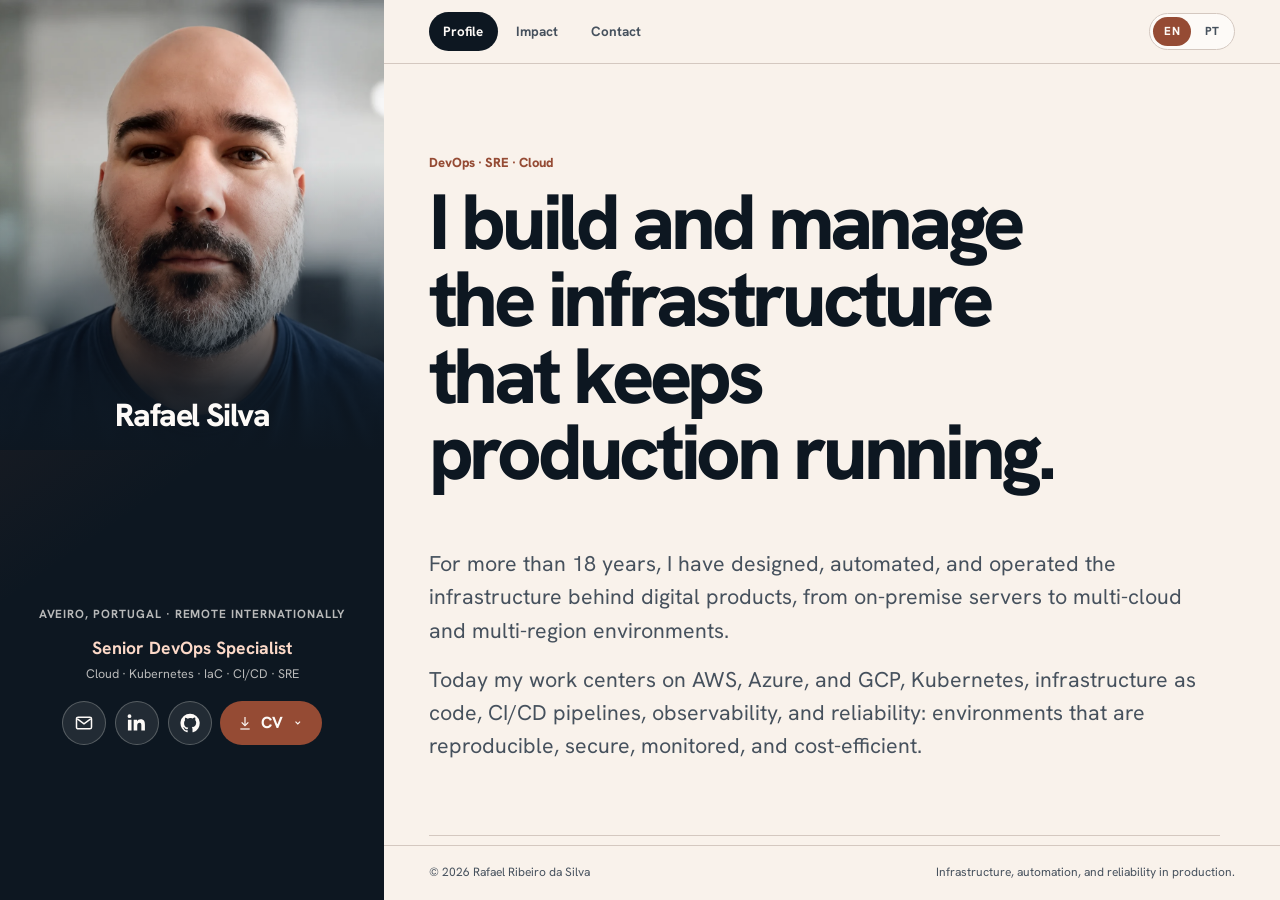
<file: index.html>
<!doctype html>
<html lang="en">
<head>
  <meta charset="utf-8">
  <meta name="viewport" content="width=device-width, initial-scale=1, viewport-fit=cover">
  <title>Rafael Ribeiro da Silva · Senior DevOps Specialist</title>
  <meta name="description" content="Senior DevOps Specialist with 18+ years of experience designing, automating, and operating cloud infrastructure on AWS, Azure, and GCP, Kubernetes platforms, and CI/CD pipelines.">
  <meta name="theme-color" content="#9f4e37">
  <link rel="canonical" href="https://ribadev.github.io/">
  <meta property="og:type" content="website">
  <meta property="og:url" content="https://ribadev.github.io/">
  <meta property="og:site_name" content="Rafael Ribeiro da Silva">
  <meta property="og:locale" content="en_US">
  <meta property="og:title" content="Rafael Ribeiro da Silva · Senior DevOps Specialist">
  <meta property="og:description" content="Cloud infrastructure on AWS, Azure, and GCP, Kubernetes, automation, and reliability for production environments.">
  <meta property="og:image" content="https://ribadev.github.io/assets/rafael-ribeiro-profile-cv.jpg">
  <meta property="og:image:secure_url" content="https://ribadev.github.io/assets/rafael-ribeiro-profile-cv.jpg">
  <meta property="og:image:type" content="image/jpeg">
  <meta property="og:image:width" content="1254">
  <meta property="og:image:height" content="1254">
  <meta property="og:image:alt" content="Portrait of Rafael Ribeiro da Silva">
  <meta name="twitter:card" content="summary_large_image">
  <meta name="twitter:title" content="Rafael Ribeiro da Silva · Senior DevOps Specialist">
  <meta name="twitter:description" content="Cloud infrastructure on AWS, Azure, and GCP, Kubernetes, automation, and reliability for production environments.">
  <meta name="twitter:image" content="https://ribadev.github.io/assets/rafael-ribeiro-profile-cv.jpg">
  <meta name="twitter:image:alt" content="Portrait of Rafael Ribeiro da Silva">
  <link rel="icon" href="assets/favicon.svg" type="image/svg+xml">
  <link rel="preconnect" href="https://fonts.googleapis.com">
  <link rel="preconnect" href="https://fonts.gstatic.com" crossorigin>
  <link href="https://fonts.googleapis.com/css2?family=Hanken+Grotesk:wght@400;500;600;700;800&amp;display=swap" rel="stylesheet">
  <link rel="stylesheet" href="styles.css">
</head>
<body>
  <a class="skip-link" href="#main-content" data-i18n="skip">Skip to content</a>

  <div class="site-shell">
    <header class="portrait" aria-labelledby="profile-name">
      <div class="portrait__photo">
        <img
          class="portrait__image"
          src="assets/rafael-ribeiro-profile.webp"
          alt="Portrait of Rafael Ribeiro da Silva"
          data-i18n-alt="photoAlt"
          width="1254"
          height="1254"
          decoding="async"
          fetchpriority="high"
        >
        <div class="portrait__photo-shade" aria-hidden="true"></div>
        <h1 id="profile-name">Rafael Silva</h1>
      </div>
      <div class="portrait__wash" aria-hidden="true"></div>

      <div class="portrait__top">
        <div class="language-switch language-switch--over-image" role="group" aria-label="Language / Idioma">
          <button type="button" data-lang="en" aria-pressed="true">EN</button>
          <button type="button" data-lang="pt" aria-pressed="false">PT</button>
        </div>
      </div>

      <div class="portrait__content">
        <p class="location" data-i18n="location">Aveiro, Portugal · Remote internationally</p>
        <p class="role" data-i18n="role">Senior DevOps Specialist</p>
        <p class="specialty" data-i18n="specialty">Cloud · Kubernetes · IaC · CI/CD · SRE</p>

        <div class="portrait__actions" aria-label="Professional links">
          <a class="icon-action" href="mailto:rrs.demolay@gmail.com" aria-label="Email Rafael">
            <svg viewBox="0 0 24 24" fill="none" stroke="currentColor" stroke-width="1.8" aria-hidden="true"><rect x="3" y="5" width="18" height="14" rx="2"></rect><path d="m4 7 8 6 8-6"></path></svg>
          </a>
          <a class="icon-action" href="https://www.linkedin.com/in/ribadev" target="_blank" rel="noopener noreferrer" aria-label="LinkedIn">
            <svg viewBox="0 0 24 24" fill="currentColor" aria-hidden="true"><path d="M5.3 3.8A2.3 2.3 0 1 1 .7 3.8a2.3 2.3 0 0 1 4.6 0ZM1.1 8h4.3v13H1.1V8Zm6.9 0h4.1v1.8h.1c.6-1.1 2-2.3 4.1-2.3 4.4 0 5.2 2.9 5.2 6.7V21h-4.3v-6c0-1.4 0-3.3-2-3.3s-2.9 1.6-2.9 3.2V21H8V8Z"></path></svg>
          </a>
          <a class="icon-action" href="https://github.com/RibaDev" target="_blank" rel="noopener noreferrer" aria-label="GitHub">
            <svg viewBox="0 0 24 24" fill="currentColor" aria-hidden="true"><path d="M12 .8a11.5 11.5 0 0 0-3.6 22.4c.6.1.8-.2.8-.5v-2c-3.1.7-3.8-1.3-3.8-1.3-.5-1.3-1.3-1.7-1.3-1.7-1-.7.1-.7.1-.7 1.1.1 1.8 1.2 1.8 1.2 1 1.8 2.7 1.3 3.3 1 .1-.8.4-1.3.7-1.6-2.5-.3-5.1-1.3-5.1-5.7 0-1.3.4-2.3 1.2-3.1-.1-.3-.5-1.5.1-3.1 0 0 1-.3 3.2 1.2A11 11 0 0 1 12 6.1c1 0 2 .1 2.9.4 2.2-1.5 3.2-1.2 3.2-1.2.6 1.6.2 2.8.1 3.1.8.8 1.2 1.8 1.2 3.1 0 4.4-2.7 5.4-5.2 5.7.4.4.8 1.1.8 2.2v3.3c0 .3.2.6.8.5A11.5 11.5 0 0 0 12 .8Z"></path></svg>
          </a>

          <details class="resume-menu">
            <summary class="resume-button">
              <svg viewBox="0 0 24 24" fill="none" stroke="currentColor" stroke-width="1.8" aria-hidden="true"><path d="M12 3v12"></path><path d="m7 11 5 5 5-5"></path><path d="M5 21h14"></path></svg>
              <span data-i18n="resume">CV</span>
              <svg class="chevron" viewBox="0 0 24 24" fill="none" stroke="currentColor" stroke-width="2" aria-hidden="true"><path d="m8 10 4 4 4-4"></path></svg>
            </summary>
            <div class="resume-menu__list">
              <a href="assets/Rafael-Ribeiro-da-Silva-CV-EN.pdf" download="Rafael-Silva-CV-English.pdf" data-resume-download><strong>EN</strong><span>English</span><small>PDF</small></a>
              <a href="assets/Rafael-Ribeiro-da-Silva-CV-PT.pdf" download="Rafael-Silva-CV-Portugues.pdf" data-resume-download><strong>PT</strong><span>Português</span><small>PDF</small></a>
            </div>
          </details>
        </div>

        <a class="discover" href="#profile">
          <span data-i18n="discover">Explore my work</span>
          <svg viewBox="0 0 24 24" fill="none" stroke="currentColor" stroke-width="2" aria-hidden="true"><path d="m6 9 6 6 6-6"></path></svg>
        </a>
      </div>
    </header>

    <main class="content" id="main-content">
      <div class="content__nav">
        <nav class="tabs" aria-label="Profile sections" data-i18n-aria="sectionsLabel">
          <a id="nav-profile" href="#profile" data-section-link="profile" aria-current="page" data-i18n="navProfile">Profile</a>
          <a id="nav-impact" href="#impact" data-section-link="impact" data-i18n="navImpact">Impact</a>
          <a id="nav-contact" href="#contact" data-section-link="contact" data-i18n="navContact">Contact</a>
        </nav>

        <div class="language-switch language-switch--on-paper" role="group" aria-label="Language / Idioma">
          <button type="button" data-lang="en" aria-pressed="true">EN</button>
          <button type="button" data-lang="pt" aria-pressed="false">PT</button>
        </div>
      </div>

      <div class="panels">
        <section class="panel" id="profile" aria-labelledby="nav-profile" data-section="profile">
          <div class="panel-heading">
            <p class="kicker" data-i18n="profileKicker">DevOps · SRE · Cloud</p>
            <h2 data-i18n="profileTitle">I build and manage the infrastructure that keeps production running.</h2>
          </div>

          <div class="intro-copy">
            <p data-i18n="profileIntro1">For more than 18 years, I have designed, automated, and operated the infrastructure behind digital products, from on-premise servers to multi-cloud and multi-region environments.</p>
            <p data-i18n="profileIntro2">Today my work centers on AWS, Azure, and GCP, Kubernetes, infrastructure as code, CI/CD pipelines, observability, and reliability: environments that are reproducible, secure, monitored, and cost-efficient.</p>
          </div>

          <div class="expertise" aria-label="Core expertise and languages" data-i18n-aria="expertiseLabel">
            <div class="expertise__row">
              <span data-i18n="expertiseCloud">Cloud</span>
              <p>AWS · Azure · GCP · Multi-cloud · Multi-region</p>
            </div>
            <div class="expertise__row">
              <span data-i18n="expertiseAutomate">Automate</span>
              <p>Terraform · Ansible</p>
            </div>
            <div class="expertise__row">
              <span data-i18n="expertiseOrchestrate">Orchestrate</span>
              <p>Kubernetes · Helm · Docker · Rancher</p>
            </div>
            <div class="expertise__row">
              <span data-i18n="expertiseDeliver">Deliver</span>
              <p>GitHub Actions · Jenkins · GitLab CI/CD</p>
            </div>
            <div class="expertise__row">
              <span data-i18n="expertiseObserve">Observe</span>
              <p>Prometheus · Grafana · Elastic Stack</p>
            </div>
            <div class="expertise__row">
              <span data-i18n="expertiseOperate">Operate</span>
              <p>SRE · High availability · Disaster recovery · Cost efficiency</p>
            </div>
            <div class="expertise__row">
              <span data-i18n="expertiseData">Data</span>
              <p>PostgreSQL · MySQL · MongoDB · Redis · RabbitMQ · NATS</p>
            </div>
            <div class="expertise__row">
              <span data-i18n="expertiseCode">Code</span>
              <p>Go · Python · Ruby · Node.js</p>
            </div>
            <div class="expertise__row">
              <span data-i18n="expertiseLanguages">Languages</span>
              <p data-i18n="spokenLanguages">Portuguese: Native · English: Advanced</p>
            </div>
          </div>

          <div class="career-heading">
            <h3 data-i18n="careerTitle">Selected trajectory</h3>
            <p data-i18n="careerIntro">Six chapters, from servers and web systems to cloud, SRE, and platform engineering.</p>
          </div>

          <ol class="career-list">
            <li>
              <div class="career-list__time">2023 — 2026</div>
              <div><h4><span>DevOps Specialist</span><em>Millennium bcp</em></h4><p data-i18n="careerMbcBody">Created an internal platform that automatically provisions the cloud infrastructure, environments, and dependencies for every new product.</p></div>
            </li>
            <li>
              <div class="career-list__time">2022 — 2023</div>
              <div><h4><span>System Reliability Engineer</span><em>Algemetric</em></h4><p data-i18n="careerAlgBody">Designed and operated secure multi-cloud infrastructure, with private networking between providers, for encrypted-data workloads.</p></div>
            </li>
            <li>
              <div class="career-list__time">2021 — 2022</div>
              <div><h4><span>SRE Coordinator</span><em>Afterverse</em></h4><p data-i18n="careerAfterBody">Coordinated the SRE team running thousands of game servers across eight countries and four continents, balancing availability, latency, and cost.</p></div>
            </li>
            <li>
              <div class="career-list__time">2019 — 2021</div>
              <div><h4><span>SRE / DevOps</span><em>Stone · Descomplica</em></h4><p data-i18n="careerSreBody">Migrated critical payment infrastructure to a secure multi-region cloud with high availability and disaster recovery, then built the AWS infrastructure, CI/CD, and observability for an online university.</p></div>
            </li>
            <li>
              <div class="career-list__time">2015 — 2019</div>
              <div><h4><span>Tech Leader / DevOps</span><em>Estante Virtual</em></h4><p data-i18n="careerEstanteBody">Led a major platform modernization and put in place automated deployments, integration testing, autoscaling, observability, security, and cloud cost control.</p></div>
            </li>
            <li>
              <div class="career-list__time">2008 — 2015</div>
              <div><h4><span data-i18n="careerEarlyRole">Developer &amp; SysAdmin</span><em data-i18n="careerEarlyCompanies">Eguana · Portal Teleguia · West Internet</em></h4><p data-i18n="careerEarlyBody">Started in PHP development and moved into server administration: AWS architecture, autoscaling, and web runtimes such as Apache, IIS, and nginx.</p></div>
            </li>
          </ol>
        </section>

        <section class="panel" id="impact" aria-labelledby="nav-impact" data-section="impact">
          <div class="panel-heading">
            <p class="kicker" data-i18n="impactKicker">Selected impact</p>
            <h2 data-i18n="impactTitle">Infrastructure that teams can rely on: automated, observable, and secure.</h2>
          </div>

          <article class="case-study case-study--copper">
            <div class="case-study__number">01</div>
            <div class="case-study__content">
              <div class="case-study__meta"><span>Millennium bcp · 2023–2026</span><span>Infrastructure automation · Go · PostgreSQL · Redis</span></div>
              <h3 data-i18n="bootstrapTitle">Complete cloud environments, provisioned automatically.</h3>
              <p data-i18n="bootstrapBody">I designed and built an internal platform that provisions every dependency of a new product and sets up consistent, reproducible Development, QA, Staging, and Production environments.</p>
              <p class="case-study__result" data-i18n="bootstrapResult">The result: new projects started 70% faster and reached publication 85% faster, with fewer setup errors and less rework.</p>
            </div>
          </article>

          <article class="case-study case-study--ink">
            <div class="case-study__number">02</div>
            <div class="case-study__content">
              <div class="case-study__meta"><span>Algemetric · 2022–2023</span><span>Multi-cloud · Private networking · MPC · Security</span></div>
              <h3 data-i18n="algemetricImpactTitle">A secure multi-cloud foundation for encrypted-data processing.</h3>
              <p data-i18n="algemetricImpactBody">I designed the environment from the ground up for multi-party computation workloads, with private routes, isolated resources, and high-performance communication between cloud providers.</p>
              <p class="case-study__result" data-i18n="algemetricImpactResult">The impact: faster and safer communication across clouds, with an infrastructure foundation designed for sensitive data.</p>
            </div>
          </article>

          <article class="case-study case-study--copper">
            <div class="case-study__number">03</div>
            <div class="case-study__content">
              <div class="case-study__meta"><span>Afterverse · 2021–2022</span><span>Terraform · Rancher · Elastic Stack · Prometheus · Grafana</span></div>
              <h3 data-i18n="afterverseImpactTitle">Reliability for thousands of game servers across four continents.</h3>
              <p data-i18n="afterverseImpactBody">As SRE Coordinator, I led a team responsible for availability, performance, latency, observability, and cost efficiency across a distributed operation in eight countries.</p>
              <p class="case-study__result" data-i18n="afterverseImpactResult">The impact: more stable environments, preventive response, and a consistent player experience at global scale.</p>
            </div>
          </article>

          <article class="case-study case-study--ink">
            <div class="case-study__number">04</div>
            <div class="case-study__content">
              <div class="case-study__meta"><span>Estante Virtual · 2015–2019</span><span>CI/CD · Autoscaling · Observability · PostgreSQL</span></div>
              <h3 data-i18n="estanteTitle">A legacy monolith moved to independent, automatically deployed services.</h3>
              <p data-i18n="estanteBody">As Tech Leader / DevOps, I led the migration away from a single Perl and MySQL system and built the pipelines, integration tests, autoscaling, and observability that let each new service be deployed on its own.</p>
              <p class="case-study__result" data-i18n="estanteResult">The result: teams could release services independently and safely, with lower coupling and faster delivery of improvements.</p>
            </div>
          </article>

          <div class="operability-statement">
            <p data-i18n="operabilityLabel">The differentiator</p>
            <h3 data-i18n="operabilityTitle">I manage infrastructure the way good teams manage code.</h3>
            <p data-i18n="operabilityBody">Everything is versioned, reviewed, tested, and reproducible: Terraform and Ansible for infrastructure, Helm for Kubernetes deployments, a pipeline for every change, and monitoring from day one. My development background is a bonus: I write the automation and internal tooling myself, and speak the same language as engineering teams.</p>
          </div>
        </section>

        <section class="panel" id="contact" aria-labelledby="nav-contact" data-section="contact">
          <div class="contact-intro">
            <p class="kicker" data-i18n="contactKicker">Contact</p>
            <h2 data-i18n="contactTitle">A useful conversation can start with one clear message.</h2>
            <p data-i18n="contactBody">For senior DevOps, SRE, or cloud infrastructure roles and contracts, email is the fastest way to reach me.</p>
          </div>

          <a class="email-cta" href="mailto:rrs.demolay@gmail.com">
            <span>rrs.demolay@gmail.com</span>
            <svg viewBox="0 0 24 24" fill="none" stroke="currentColor" stroke-width="1.8" aria-hidden="true"><path d="M5 12h14"></path><path d="m14 6 6 6-6 6"></path></svg>
          </a>

          <div class="contact-ledger">
            <a href="https://www.linkedin.com/in/ribadev" target="_blank" rel="noopener noreferrer"><span>LinkedIn</span><strong>/in/ribadev</strong></a>
            <a href="https://github.com/RibaDev" target="_blank" rel="noopener noreferrer"><span>GitHub</span><strong>@RibaDev</strong></a>
            <div class="contact-ledger__resume"><span data-i18n="downloadResume">Download CV</span><p><a href="assets/Rafael-Ribeiro-da-Silva-CV-EN.pdf" download="Rafael-Silva-CV-English.pdf" data-resume-download>English PDF</a><a href="assets/Rafael-Ribeiro-da-Silva-CV-PT.pdf" download="Rafael-Silva-CV-Portugues.pdf" data-resume-download>Português PDF</a></p></div>
          </div>

          <div class="availability">
            <span data-i18n="availabilityLabel">Based in</span>
            <strong data-i18n="availabilityValue">Aveiro, Portugal · International remote · Hybrid in Portugal</strong>
          </div>
        </section>
      </div>

      <footer class="footer">
        <span>© 2026 Rafael Ribeiro da Silva</span>
        <span data-i18n="footerLine">Infrastructure, automation, and reliability in production.</span>
      </footer>
    </main>
  </div>

  <script src="main.js" defer></script>
</body>
</html>
</file>
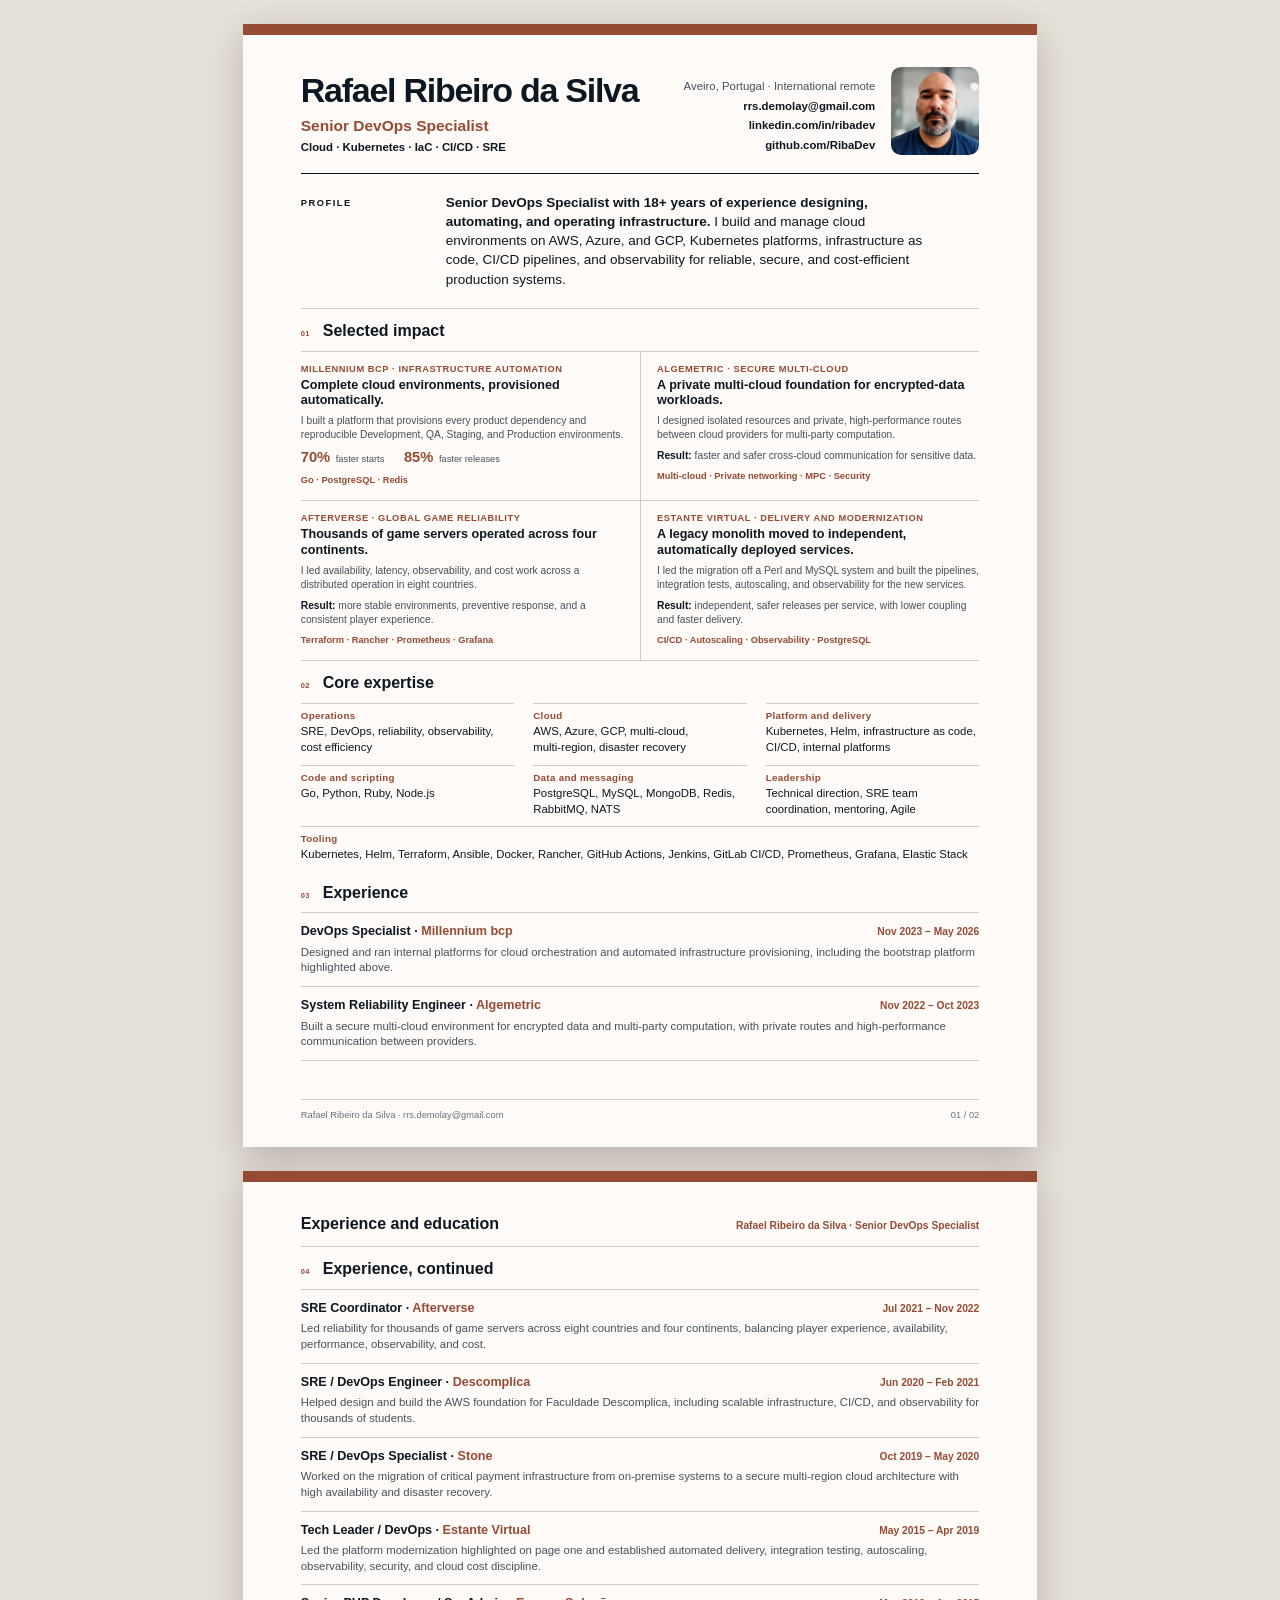
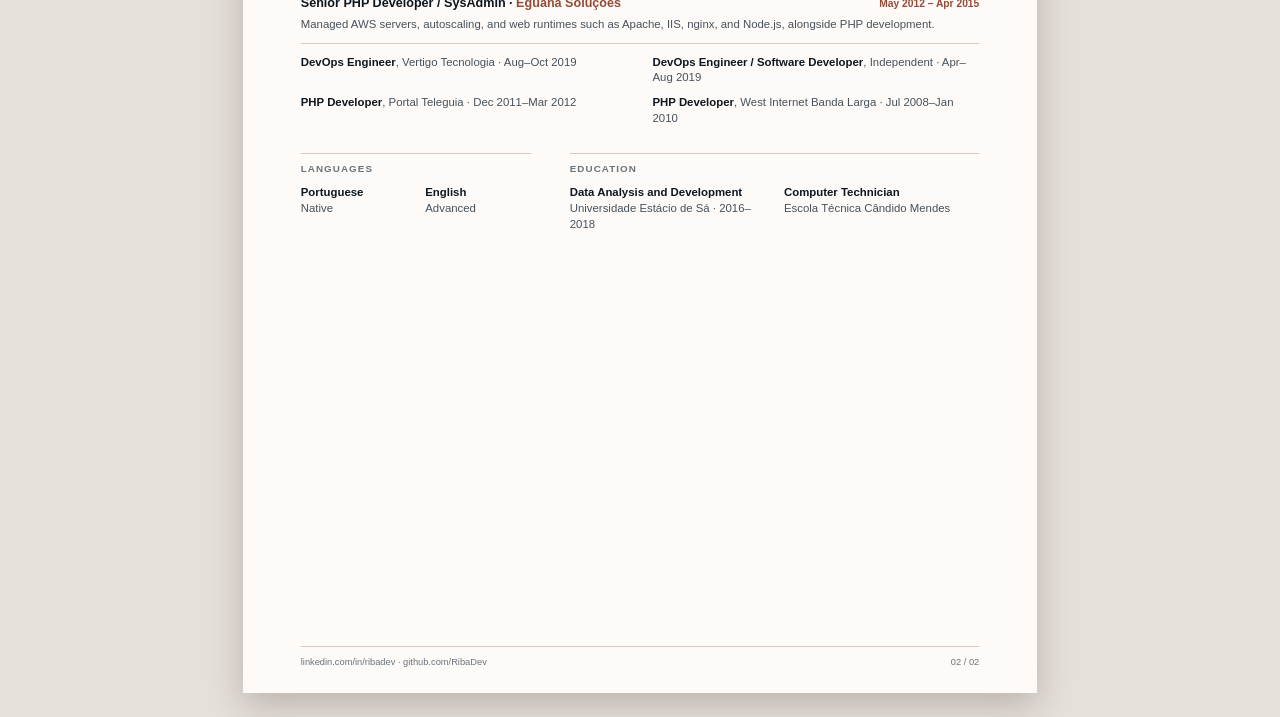
<file: cv-src/cv-en.html>
<!doctype html>
<html lang="en">
<head>
  <meta charset="utf-8">
  <title>Rafael Ribeiro da Silva · CV</title>
  <meta name="robots" content="noindex, nofollow">
  <link rel="stylesheet" href="cv.css">
</head>
<body>

<div class="page">
  <header class="cv-head">
    <div>
      <h1 class="cv-head__name">Rafael Ribeiro da Silva</h1>
      <p class="cv-head__role">Senior DevOps Specialist</p>
      <p class="cv-head__stack">Cloud · Kubernetes · IaC · CI/CD · SRE</p>
    </div>
    <div class="cv-head__contact">
      <span>Aveiro, Portugal · International remote</span>
      <strong>rrs.demolay@gmail.com</strong>
      <strong>linkedin.com/in/ribadev</strong>
      <strong>github.com/RibaDev</strong>
    </div>
    <img class="cv-head__photo" src="photo.jpg" alt="">
  </header>

  <section class="profile">
    <p class="profile__label">PROFILE</p>
    <p class="profile__body"><b>Senior DevOps Specialist with 18+ years of experience designing, automating, and operating infrastructure.</b> I build and manage cloud environments on AWS, Azure, and GCP, Kubernetes platforms, infrastructure as code, CI/CD pipelines, and observability for reliable, secure, and cost-efficient production systems.</p>
  </section>

  <h2 class="section-head section-head--ruled">
    <span class="section-head__n">01</span>
    <span class="section-head__t">Selected impact</span>
  </h2>

  <div class="impact-grid">
    <article class="impact">
      <p class="impact__eyebrow">Millennium bcp · Infrastructure automation</p>
      <h3 class="impact__title">Complete cloud environments, provisioned automatically.</h3>
      <p class="impact__body">I built a platform that provisions every product dependency and reproducible Development, QA, Staging, and Production environments.</p>
      <p class="impact__metrics"><b>70%</b> <span>faster starts</span> <b>85%</b> <span>faster releases</span></p>
      <p class="impact__stack">Go · PostgreSQL · Redis</p>
    </article>

    <article class="impact">
      <p class="impact__eyebrow">Algemetric · Secure multi-cloud</p>
      <h3 class="impact__title">A private multi-cloud foundation for encrypted-data workloads.</h3>
      <p class="impact__body">I designed isolated resources and private, high-performance routes between cloud providers for multi-party computation.</p>
      <p class="impact__result"><b>Result:</b> faster and safer cross-cloud communication for sensitive data.</p>
      <p class="impact__stack">Multi-cloud · Private networking · MPC · Security</p>
    </article>

    <article class="impact">
      <p class="impact__eyebrow">Afterverse · Global game reliability</p>
      <h3 class="impact__title">Thousands of game servers operated across four continents.</h3>
      <p class="impact__body">I led availability, latency, observability, and cost work across a distributed operation in eight countries.</p>
      <p class="impact__result"><b>Result:</b> more stable environments, preventive response, and a consistent player experience.</p>
      <p class="impact__stack">Terraform · Rancher · Prometheus · Grafana</p>
    </article>

    <article class="impact">
      <p class="impact__eyebrow">Estante Virtual · Delivery and modernization</p>
      <h3 class="impact__title">A legacy monolith moved to independent, automatically deployed services.</h3>
      <p class="impact__body">I led the migration off a Perl and MySQL system and built the pipelines, integration tests, autoscaling, and observability for the new services.</p>
      <p class="impact__result"><b>Result:</b> independent, safer releases per service, with lower coupling and faster delivery.</p>
      <p class="impact__stack">CI/CD · Autoscaling · Observability · PostgreSQL</p>
    </article>
  </div>

  <h2 class="section-head">
    <span class="section-head__n">02</span>
    <span class="section-head__t">Core expertise</span>
  </h2>

  <div class="expertise">
    <div class="expertise__cell">
      <p class="expertise__label">Operations</p>
      <p class="expertise__value">SRE, DevOps, reliability, observability, cost efficiency</p>
    </div>
    <div class="expertise__cell">
      <p class="expertise__label">Cloud</p>
      <p class="expertise__value">AWS, Azure, GCP, multi-cloud, <span style="white-space: nowrap">multi-region</span>, disaster recovery</p>
    </div>
    <div class="expertise__cell">
      <p class="expertise__label">Platform and delivery</p>
      <p class="expertise__value">Kubernetes, Helm, infrastructure as code, CI/CD, internal platforms</p>
    </div>
    <div class="expertise__cell">
      <p class="expertise__label">Code and scripting</p>
      <p class="expertise__value">Go, Python, Ruby, Node.js</p>
    </div>
    <div class="expertise__cell">
      <p class="expertise__label">Data and messaging</p>
      <p class="expertise__value">PostgreSQL, MySQL, MongoDB, Redis, RabbitMQ, NATS</p>
    </div>
    <div class="expertise__cell">
      <p class="expertise__label">Leadership</p>
      <p class="expertise__value">Technical direction, SRE team coordination, mentoring, Agile</p>
    </div>
    <div class="expertise__cell expertise__cell--wide">
      <p class="expertise__label">Tooling</p>
      <p class="expertise__value">Kubernetes, Helm, Terraform, Ansible, Docker, Rancher, GitHub Actions, Jenkins, GitLab CI/CD, Prometheus, Grafana, Elastic Stack</p>
    </div>
  </div>

  <h2 class="section-head">
    <span class="section-head__n">03</span>
    <span class="section-head__t">Experience</span>
  </h2>

  <div class="exp-list">
    <article class="exp">
      <div class="exp__head">
        <p class="exp__role">DevOps Specialist · <em>Millennium bcp</em></p>
        <p class="exp__dates">Nov 2023 – May 2026</p>
      </div>
      <p class="exp__body">Designed and ran internal platforms for cloud orchestration and automated infrastructure provisioning, including the bootstrap platform highlighted above.</p>
    </article>

    <article class="exp">
      <div class="exp__head">
        <p class="exp__role">System Reliability Engineer · <em>Algemetric</em></p>
        <p class="exp__dates">Nov 2022 – Oct 2023</p>
      </div>
      <p class="exp__body">Built a secure multi-cloud environment for encrypted data and multi-party computation, with private routes and high-performance communication between providers.</p>
    </article>
  </div>

  <div class="page-foot">
    <span>Rafael Ribeiro da Silva · rrs.demolay@gmail.com</span>
    <span>01 / 02</span>
  </div>
</div>

<div class="page">
  <header class="run-head">
    <p class="run-head__title">Experience and education</p>
    <p class="run-head__who">Rafael Ribeiro da Silva · Senior DevOps Specialist</p>
  </header>

  <h2 class="section-head">
    <span class="section-head__n">04</span>
    <span class="section-head__t">Experience, continued</span>
  </h2>

  <div class="exp-list">
    <article class="exp">
      <div class="exp__head">
        <p class="exp__role">SRE Coordinator · <em>Afterverse</em></p>
        <p class="exp__dates">Jul 2021 – Nov 2022</p>
      </div>
      <p class="exp__body">Led reliability for thousands of game servers across eight countries and four continents, balancing player experience, availability, performance, observability, and cost.</p>
    </article>

    <article class="exp">
      <div class="exp__head">
        <p class="exp__role">SRE / DevOps Engineer · <em>Descomplica</em></p>
        <p class="exp__dates">Jun 2020 – Feb 2021</p>
      </div>
      <p class="exp__body">Helped design and build the AWS foundation for Faculdade Descomplica, including scalable infrastructure, CI/CD, and observability for thousands of students.</p>
    </article>

    <article class="exp">
      <div class="exp__head">
        <p class="exp__role">SRE / DevOps Specialist · <em>Stone</em></p>
        <p class="exp__dates">Oct 2019 – May 2020</p>
      </div>
      <p class="exp__body">Worked on the migration of critical payment infrastructure from on-premise systems to a secure multi-region cloud architecture with high availability and disaster recovery.</p>
    </article>

    <article class="exp">
      <div class="exp__head">
        <p class="exp__role">Tech Leader / DevOps · <em>Estante Virtual</em></p>
        <p class="exp__dates">May 2015 – Apr 2019</p>
      </div>
      <p class="exp__body">Led the platform modernization highlighted on page one and established automated delivery, integration testing, autoscaling, observability, security, and cloud cost discipline.</p>
    </article>

    <article class="exp">
      <div class="exp__head">
        <p class="exp__role">Senior PHP Developer / SysAdmin · <em>Eguana Soluções</em></p>
        <p class="exp__dates">May 2012 – Apr 2015</p>
      </div>
      <p class="exp__body">Managed AWS servers, autoscaling, and web runtimes such as Apache, IIS, nginx, and Node.js, alongside PHP development.</p>
    </article>
  </div>

  <div class="stints">
    <p><b>DevOps Engineer</b>, Vertigo Tecnologia · Aug–Oct 2019</p>
    <p><b>DevOps Engineer / Software Developer</b>, Independent · Apr–Aug 2019</p>
    <p><b>PHP Developer</b>, Portal Teleguia · Dec 2011–Mar 2012</p>
    <p><b>PHP Developer</b>, West Internet Banda Larga · Jul 2008–Jan 2010</p>
  </div>

  <div class="closing">
    <div class="closing__group">
      <p class="closing__label">LANGUAGES</p>
      <div class="closing__items">
        <div>
          <p class="closing__term">Portuguese</p>
          <p class="closing__detail">Native</p>
        </div>
        <div>
          <p class="closing__term">English</p>
          <p class="closing__detail">Advanced</p>
        </div>
      </div>
    </div>
    <div class="closing__group">
      <p class="closing__label">EDUCATION</p>
      <div class="closing__items">
        <div>
          <p class="closing__term">Data Analysis and Development</p>
          <p class="closing__detail">Universidade Estácio de Sá · 2016–2018</p>
        </div>
        <div>
          <p class="closing__term">Computer Technician</p>
          <p class="closing__detail">Escola Técnica Cândido Mendes</p>
        </div>
      </div>
    </div>
  </div>

  <div class="page-foot">
    <span>linkedin.com/in/ribadev · github.com/RibaDev</span>
    <span>02 / 02</span>
  </div>
</div>

</body>
</html>
</file>
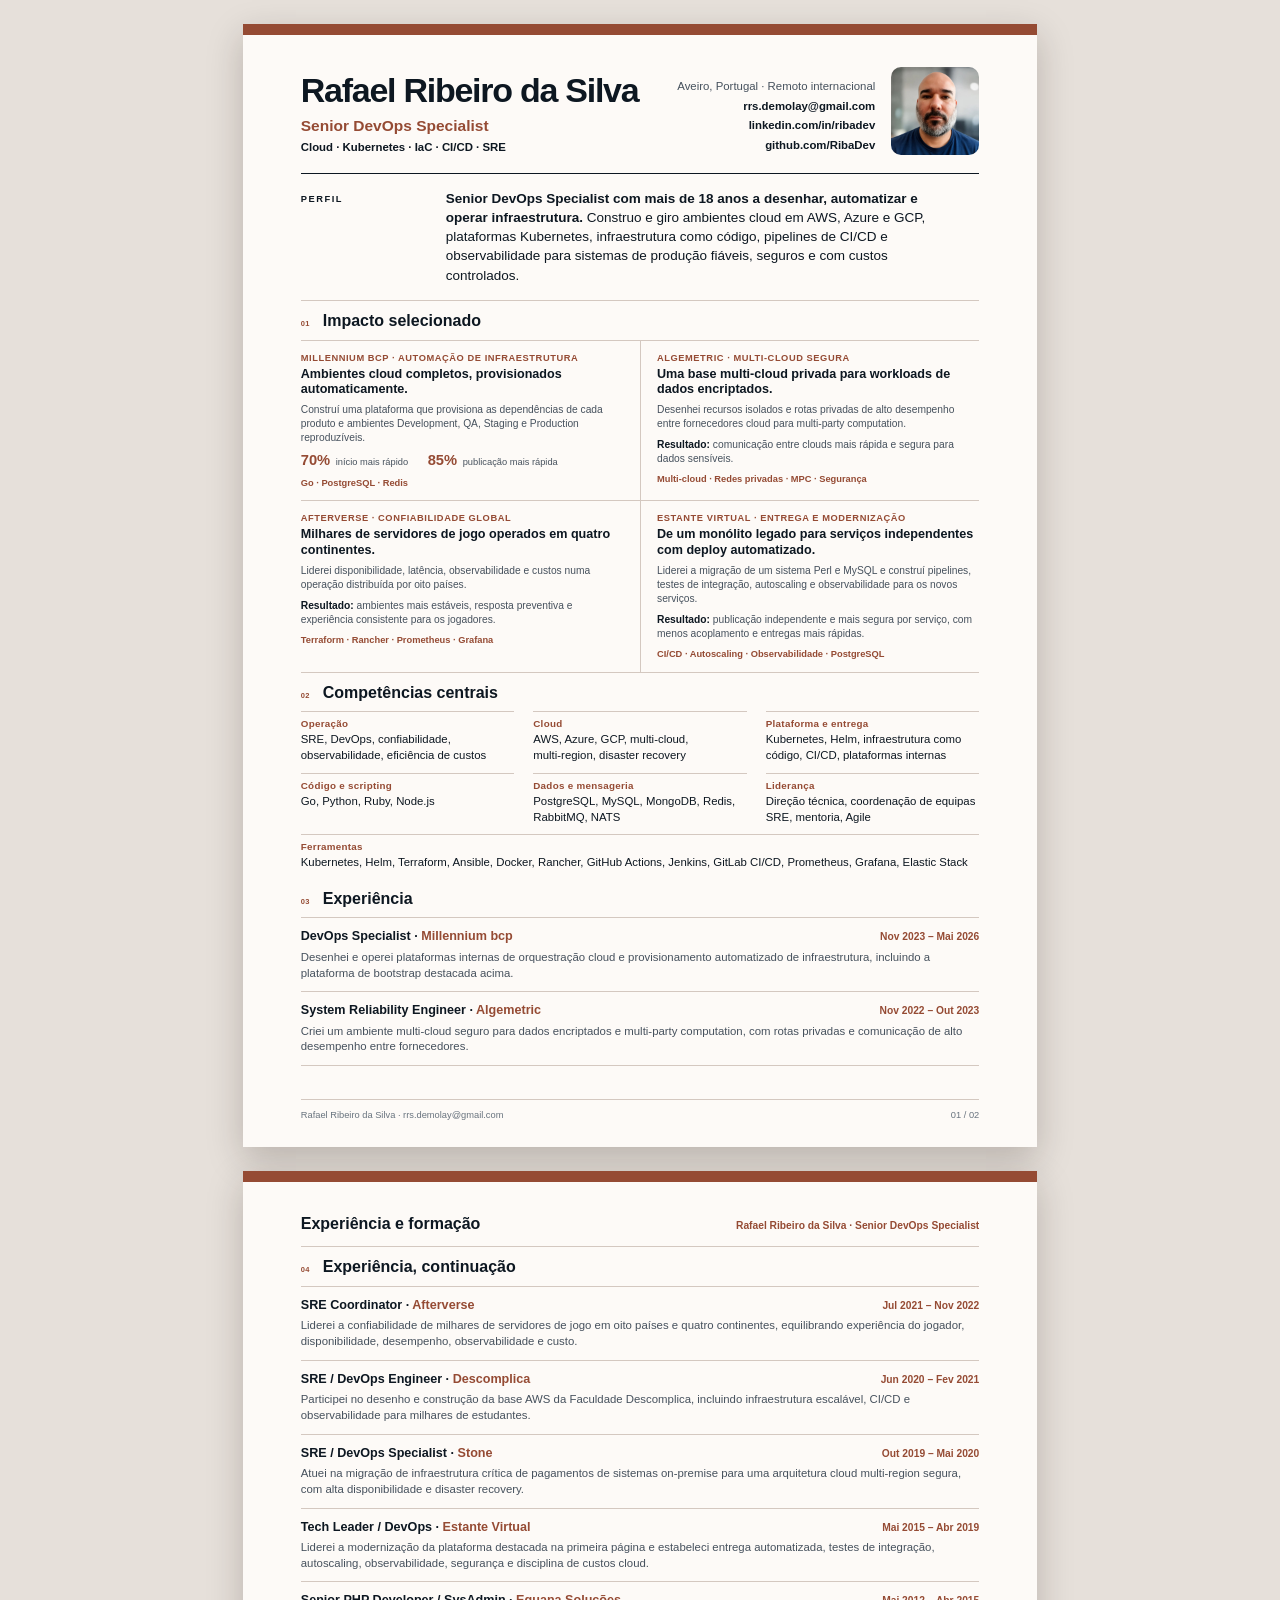
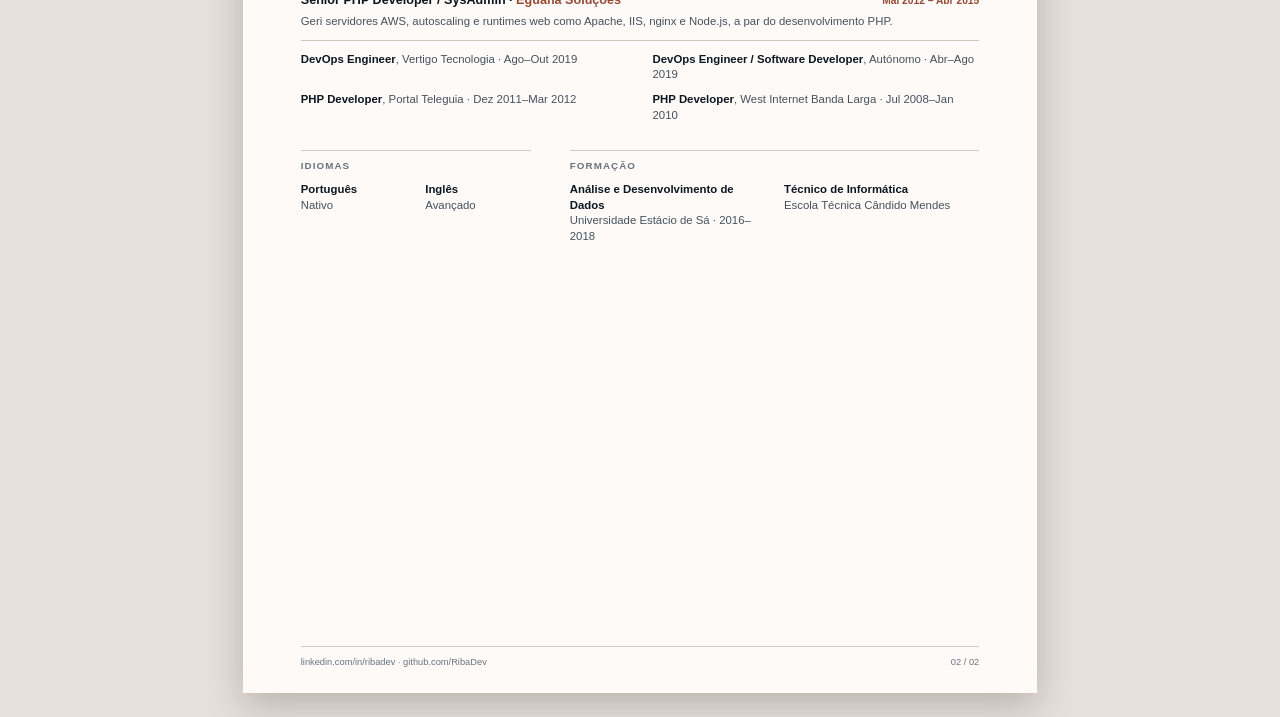
<file: cv-src/cv-pt.html>
<!doctype html>
<html lang="pt-PT">
<head>
  <meta charset="utf-8">
  <title>Rafael Ribeiro da Silva · CV</title>
  <meta name="robots" content="noindex, nofollow">
  <link rel="stylesheet" href="cv.css">
</head>
<body class="dense">

<div class="page">
  <header class="cv-head">
    <div>
      <h1 class="cv-head__name">Rafael Ribeiro da Silva</h1>
      <p class="cv-head__role">Senior DevOps Specialist</p>
      <p class="cv-head__stack">Cloud · Kubernetes · IaC · CI/CD · SRE</p>
    </div>
    <div class="cv-head__contact">
      <span>Aveiro, Portugal · Remoto internacional</span>
      <strong>rrs.demolay@gmail.com</strong>
      <strong>linkedin.com/in/ribadev</strong>
      <strong>github.com/RibaDev</strong>
    </div>
    <img class="cv-head__photo" src="photo.jpg" alt="">
  </header>

  <section class="profile">
    <p class="profile__label">PERFIL</p>
    <p class="profile__body"><b>Senior DevOps Specialist com mais de 18 anos a desenhar, automatizar e operar infraestrutura.</b> Construo e giro ambientes cloud em AWS, Azure e GCP, plataformas Kubernetes, infraestrutura como código, pipelines de CI/CD e observabilidade para sistemas de produção fiáveis, seguros e com custos controlados.</p>
  </section>

  <h2 class="section-head section-head--ruled">
    <span class="section-head__n">01</span>
    <span class="section-head__t">Impacto selecionado</span>
  </h2>

  <div class="impact-grid">
    <article class="impact">
      <p class="impact__eyebrow">Millennium bcp · Automação de infraestrutura</p>
      <h3 class="impact__title">Ambientes cloud completos, provisionados automaticamente.</h3>
      <p class="impact__body">Construí uma plataforma que provisiona as dependências de cada produto e ambientes Development, QA, Staging e Production reproduzíveis.</p>
      <p class="impact__metrics"><b>70%</b> <span>início mais rápido</span> <b>85%</b> <span>publicação mais rápida</span></p>
      <p class="impact__stack">Go · PostgreSQL · Redis</p>
    </article>

    <article class="impact">
      <p class="impact__eyebrow">Algemetric · Multi-cloud segura</p>
      <h3 class="impact__title">Uma base multi-cloud privada para workloads de dados encriptados.</h3>
      <p class="impact__body">Desenhei recursos isolados e rotas privadas de alto desempenho entre fornecedores cloud para multi-party computation.</p>
      <p class="impact__result"><b>Resultado:</b> comunicação entre clouds mais rápida e segura para dados sensíveis.</p>
      <p class="impact__stack">Multi-cloud · Redes privadas · MPC · Segurança</p>
    </article>

    <article class="impact">
      <p class="impact__eyebrow">Afterverse · Confiabilidade global</p>
      <h3 class="impact__title">Milhares de servidores de jogo operados em quatro continentes.</h3>
      <p class="impact__body">Liderei disponibilidade, latência, observabilidade e custos numa operação distribuída por oito países.</p>
      <p class="impact__result"><b>Resultado:</b> ambientes mais estáveis, resposta preventiva e experiência consistente para os jogadores.</p>
      <p class="impact__stack">Terraform · Rancher · Prometheus · Grafana</p>
    </article>

    <article class="impact">
      <p class="impact__eyebrow">Estante Virtual · Entrega e modernização</p>
      <h3 class="impact__title">De um monólito legado para serviços independentes com deploy automatizado.</h3>
      <p class="impact__body">Liderei a migração de um sistema Perl e MySQL e construí pipelines, testes de integração, autoscaling e observabilidade para os novos serviços.</p>
      <p class="impact__result"><b>Resultado:</b> publicação independente e mais segura por serviço, com menos acoplamento e entregas mais rápidas.</p>
      <p class="impact__stack">CI/CD · Autoscaling · Observabilidade · PostgreSQL</p>
    </article>
  </div>

  <h2 class="section-head">
    <span class="section-head__n">02</span>
    <span class="section-head__t">Competências centrais</span>
  </h2>

  <div class="expertise">
    <div class="expertise__cell">
      <p class="expertise__label">Operação</p>
      <p class="expertise__value">SRE, DevOps, confiabilidade, observabilidade, eficiência de custos</p>
    </div>
    <div class="expertise__cell">
      <p class="expertise__label">Cloud</p>
      <p class="expertise__value">AWS, Azure, GCP, multi-cloud, <span style="white-space: nowrap">multi-region</span>, disaster recovery</p>
    </div>
    <div class="expertise__cell">
      <p class="expertise__label">Plataforma e entrega</p>
      <p class="expertise__value">Kubernetes, Helm, infraestrutura como código, CI/CD, plataformas internas</p>
    </div>
    <div class="expertise__cell">
      <p class="expertise__label">Código e scripting</p>
      <p class="expertise__value">Go, Python, Ruby, Node.js</p>
    </div>
    <div class="expertise__cell">
      <p class="expertise__label">Dados e mensageria</p>
      <p class="expertise__value">PostgreSQL, MySQL, MongoDB, Redis, RabbitMQ, NATS</p>
    </div>
    <div class="expertise__cell">
      <p class="expertise__label">Liderança</p>
      <p class="expertise__value">Direção técnica, coordenação de equipas SRE, mentoria, Agile</p>
    </div>
    <div class="expertise__cell expertise__cell--wide">
      <p class="expertise__label">Ferramentas</p>
      <p class="expertise__value">Kubernetes, Helm, Terraform, Ansible, Docker, Rancher, GitHub Actions, Jenkins, GitLab CI/CD, Prometheus, Grafana, Elastic Stack</p>
    </div>
  </div>

  <h2 class="section-head">
    <span class="section-head__n">03</span>
    <span class="section-head__t">Experiência</span>
  </h2>

  <div class="exp-list">
    <article class="exp">
      <div class="exp__head">
        <p class="exp__role">DevOps Specialist · <em>Millennium bcp</em></p>
        <p class="exp__dates">Nov 2023 – Mai 2026</p>
      </div>
      <p class="exp__body">Desenhei e operei plataformas internas de orquestração cloud e provisionamento automatizado de infraestrutura, incluindo a plataforma de bootstrap destacada acima.</p>
    </article>

    <article class="exp">
      <div class="exp__head">
        <p class="exp__role">System Reliability Engineer · <em>Algemetric</em></p>
        <p class="exp__dates">Nov 2022 – Out 2023</p>
      </div>
      <p class="exp__body">Criei um ambiente multi-cloud seguro para dados encriptados e multi-party computation, com rotas privadas e comunicação de alto desempenho entre fornecedores.</p>
    </article>
  </div>

  <div class="page-foot">
    <span>Rafael Ribeiro da Silva · rrs.demolay@gmail.com</span>
    <span>01 / 02</span>
  </div>
</div>

<div class="page">
  <header class="run-head">
    <p class="run-head__title">Experiência e formação</p>
    <p class="run-head__who">Rafael Ribeiro da Silva · Senior DevOps Specialist</p>
  </header>

  <h2 class="section-head">
    <span class="section-head__n">04</span>
    <span class="section-head__t">Experiência, continuação</span>
  </h2>

  <div class="exp-list">
    <article class="exp">
      <div class="exp__head">
        <p class="exp__role">SRE Coordinator · <em>Afterverse</em></p>
        <p class="exp__dates">Jul 2021 – Nov 2022</p>
      </div>
      <p class="exp__body">Liderei a confiabilidade de milhares de servidores de jogo em oito países e quatro continentes, equilibrando experiência do jogador, disponibilidade, desempenho, observabilidade e custo.</p>
    </article>

    <article class="exp">
      <div class="exp__head">
        <p class="exp__role">SRE / DevOps Engineer · <em>Descomplica</em></p>
        <p class="exp__dates">Jun 2020 – Fev 2021</p>
      </div>
      <p class="exp__body">Participei no desenho e construção da base AWS da Faculdade Descomplica, incluindo infraestrutura escalável, CI/CD e observabilidade para milhares de estudantes.</p>
    </article>

    <article class="exp">
      <div class="exp__head">
        <p class="exp__role">SRE / DevOps Specialist · <em>Stone</em></p>
        <p class="exp__dates">Out 2019 – Mai 2020</p>
      </div>
      <p class="exp__body">Atuei na migração de infraestrutura crítica de pagamentos de sistemas on-premise para uma arquitetura cloud multi-region segura, com alta disponibilidade e disaster recovery.</p>
    </article>

    <article class="exp">
      <div class="exp__head">
        <p class="exp__role">Tech Leader / DevOps · <em>Estante Virtual</em></p>
        <p class="exp__dates">Mai 2015 – Abr 2019</p>
      </div>
      <p class="exp__body">Liderei a modernização da plataforma destacada na primeira página e estabeleci entrega automatizada, testes de integração, autoscaling, observabilidade, segurança e disciplina de custos cloud.</p>
    </article>

    <article class="exp">
      <div class="exp__head">
        <p class="exp__role">Senior PHP Developer / SysAdmin · <em>Eguana Soluções</em></p>
        <p class="exp__dates">Mai 2012 – Abr 2015</p>
      </div>
      <p class="exp__body">Geri servidores AWS, autoscaling e runtimes web como Apache, IIS, nginx e Node.js, a par do desenvolvimento PHP.</p>
    </article>
  </div>

  <div class="stints">
    <p><b>DevOps Engineer</b>, Vertigo Tecnologia · Ago–Out 2019</p>
    <p><b>DevOps Engineer / Software Developer</b>, Autónomo · Abr–Ago 2019</p>
    <p><b>PHP Developer</b>, Portal Teleguia · Dez 2011–Mar 2012</p>
    <p><b>PHP Developer</b>, West Internet Banda Larga · Jul 2008–Jan 2010</p>
  </div>

  <div class="closing">
    <div class="closing__group">
      <p class="closing__label">IDIOMAS</p>
      <div class="closing__items">
        <div>
          <p class="closing__term">Português</p>
          <p class="closing__detail">Nativo</p>
        </div>
        <div>
          <p class="closing__term">Inglês</p>
          <p class="closing__detail">Avançado</p>
        </div>
      </div>
    </div>
    <div class="closing__group">
      <p class="closing__label">FORMAÇÃO</p>
      <div class="closing__items">
        <div>
          <p class="closing__term">Análise e Desenvolvimento de Dados</p>
          <p class="closing__detail">Universidade Estácio de Sá · 2016–2018</p>
        </div>
        <div>
          <p class="closing__term">Técnico de Informática</p>
          <p class="closing__detail">Escola Técnica Cândido Mendes</p>
        </div>
      </div>
    </div>
  </div>

  <div class="page-foot">
    <span>linkedin.com/in/ribadev · github.com/RibaDev</span>
    <span>02 / 02</span>
  </div>
</div>

</body>
</html>
</file>
<file: styles.css>
:root {
  --copper: oklch(0.50 0.105 38);
  --copper-bright: oklch(0.62 0.13 38);
  --copper-deep: oklch(0.34 0.07 35);
  --copper-soft: oklch(0.91 0.045 48);
  --ink: oklch(0.20 0.025 250);
  --ink-raised: oklch(0.27 0.03 250);
  --ink-muted: oklch(0.43 0.025 250);
  --paper: oklch(0.965 0.012 70);
  --surface: oklch(0.987 0.006 70);
  --line: oklch(0.84 0.018 55);
  --line-dark: oklch(0.42 0.025 250 / 0.35);
  --font: "Hanken Grotesk", ui-sans-serif, system-ui, sans-serif;
  --gutter: clamp(1.25rem, 4vw, 3.5rem);
  --radius-sm: 0.5rem;
  --radius-md: 0.875rem;
  --ease-out: cubic-bezier(0.16, 1, 0.3, 1);
  --duration-fast: 180ms;
  --duration: 360ms;
  color-scheme: light;
}

*, *::before, *::after { box-sizing: border-box; }

html { scroll-behavior: smooth; }

body {
  margin: 0;
  font-family: var(--font);
  font-size: 1rem;
  line-height: 1.6;
  color: var(--ink);
  background: var(--paper);
  -webkit-font-smoothing: antialiased;
  text-rendering: optimizeLegibility;
}

button, a, summary { -webkit-tap-highlight-color: transparent; }
button, input, textarea, select { font: inherit; }
button { color: inherit; }
a { color: inherit; text-decoration: none; }
img { display: block; max-width: 100%; }
p, h1, h2, h3, h4 { margin: 0; }
p { text-wrap: pretty; }
h1, h2, h3, h4 { text-wrap: balance; }
svg { display: block; }

:focus-visible {
  outline: 3px solid var(--copper-bright);
  outline-offset: 3px;
  border-radius: 0.25rem;
}

[hidden] { display: none !important; }

.skip-link {
  position: fixed;
  z-index: 100;
  top: 0.75rem;
  left: 0.75rem;
  transform: translateY(-150%);
  padding: 0.7rem 1rem;
  background: var(--surface);
  color: var(--ink);
  border-radius: var(--radius-sm);
  font-weight: 700;
  box-shadow: 0 8px 28px oklch(0.15 0.025 250 / 0.18);
}

.skip-link:focus { transform: translateY(0); }

.site-shell { min-height: 100svh; }

.portrait {
  position: relative;
  min-height: 100svh;
  display: flex;
  flex-direction: column;
  align-items: center;
  padding: 0;
  overflow: hidden;
  isolation: isolate;
  color: var(--surface);
  background: var(--ink);
}

.portrait__photo {
  position: relative;
  z-index: 1;
  flex: 0 0 50svh;
  width: 100%;
  height: 50svh;
  margin: 0;
  border: 0;
  border-radius: 0;
  overflow: hidden;
  animation: portrait-settle 900ms var(--ease-out) both;
}

.portrait__image {
  position: absolute;
  inset: 0;
  width: 100%;
  height: 100%;
  object-fit: cover;
  object-position: 50% 40%;
  filter: saturate(0.78) contrast(1.02);
}

.portrait__photo-shade {
  position: absolute;
  z-index: 2;
  inset: 36% 0 -1px;
  background: linear-gradient(
    to bottom,
    transparent 0%,
    oklch(0.20 0.025 250 / 0.46) 52%,
    oklch(0.20 0.025 250 / 0.88) 78%,
    var(--ink) 100%
  );
}

.portrait__photo h1 {
  position: absolute;
  z-index: 3;
  right: 0;
  bottom: 1.25rem;
  left: 0;
  margin: 0;
  color: var(--surface);
  font-size: clamp(2rem, 8vw, 2.6rem);
  font-weight: 800;
  line-height: 0.9;
  letter-spacing: -0.045em;
  text-align: center;
  white-space: nowrap;
}

.portrait__wash {
  position: absolute;
  z-index: 0;
  inset: 0;
  background: linear-gradient(145deg, oklch(0.50 0.105 38 / 0.24), transparent 52%);
}

.portrait::after { display: none; }

.portrait__top {
  position: absolute;
  top: max(1rem, env(safe-area-inset-top));
  right: var(--gutter);
  z-index: 3;
}

.language-switch {
  display: inline-flex;
  gap: 0.15rem;
  padding: 0.2rem;
  border-radius: 99rem;
}

.language-switch button {
  border: 0;
  border-radius: 99rem;
  padding: 0.32rem 0.68rem;
  background: transparent;
  color: inherit;
  cursor: pointer;
  font-size: 0.73rem;
  font-weight: 750;
  letter-spacing: 0.06em;
  transition: color var(--duration-fast), background var(--duration-fast), transform var(--duration-fast);
}

.language-switch button:active { transform: scale(0.94); }

.language-switch--over-image {
  border: 1px solid oklch(0.98 0.006 70 / 0.28);
  background: oklch(0.20 0.025 250 / 0.34);
  backdrop-filter: blur(8px);
}

.language-switch--over-image button { color: oklch(0.98 0.006 70 / 0.72); }
.language-switch--over-image button[aria-pressed="true"] { background: var(--surface); color: var(--ink); }

.portrait__content {
  position: relative;
  z-index: 1;
  flex: 1 1 auto;
  width: 100%;
  min-width: 0;
  margin: 0;
  padding: clamp(1.25rem, 4vh, 2rem) 1.25rem max(1.25rem, env(safe-area-inset-bottom));
  display: flex;
  flex-direction: column;
  align-items: center;
  justify-content: center;
  text-align: center;
}

.location {
  color: oklch(0.98 0.006 70 / 0.72);
  font-size: 0.74rem;
  font-weight: 700;
  letter-spacing: 0.08em;
  text-transform: uppercase;
  animation: rise-in 650ms 80ms var(--ease-out) both;
}

.role {
  margin-top: 0.65rem;
  font-size: clamp(0.92rem, 3.6vw, 1.1rem);
  font-weight: 700;
  color: var(--copper-soft);
  animation: rise-in 700ms 200ms var(--ease-out) both;
}

.specialty {
  margin-top: 0.15rem;
  color: oklch(0.98 0.006 70 / 0.72);
  font-size: 0.78rem;
  animation: rise-in 700ms 250ms var(--ease-out) both;
}

.portrait__actions {
  margin-top: 1rem;
  display: flex;
  align-items: center;
  justify-content: center;
  flex-wrap: wrap;
  gap: 0.55rem;
  animation: rise-in 700ms 310ms var(--ease-out) both;
}

.icon-action,
.resume-button {
  min-width: 2.75rem;
  height: 2.75rem;
  display: inline-flex;
  align-items: center;
  justify-content: center;
  border: 1px solid oklch(0.98 0.006 70 / 0.24);
  border-radius: 99rem;
  background: oklch(0.98 0.006 70 / 0.09);
  color: var(--surface);
  cursor: pointer;
  transition: transform var(--duration) var(--ease-out), background var(--duration), border-color var(--duration);
}

.icon-action svg { width: 1.25rem; height: 1.25rem; }

.icon-action:hover,
.resume-button:hover {
  transform: translateY(-3px);
  background: oklch(0.98 0.006 70 / 0.18);
  border-color: oklch(0.98 0.006 70 / 0.48);
}

.resume-menu { position: relative; }
.resume-menu summary { list-style: none; }
.resume-menu summary::-webkit-details-marker { display: none; }

.resume-button {
  min-width: auto;
  padding: 0 1rem;
  gap: 0.5rem;
  border-color: transparent;
  background: var(--copper);
  font-weight: 750;
}

.resume-button > svg:first-child { width: 1rem; height: 1rem; }
.resume-button .chevron { width: 0.85rem; height: 0.85rem; transition: transform var(--duration-fast); }
.resume-menu[open] .chevron { transform: rotate(180deg); }

.resume-menu__list {
  position: absolute;
  z-index: 20;
  left: 50%;
  bottom: calc(100% + 0.65rem);
  width: 13rem;
  transform: translateX(-50%);
  padding: 0.4rem;
  border: 1px solid var(--line);
  border-radius: var(--radius-md);
  color: var(--ink);
  background: var(--surface);
  box-shadow: 0 18px 46px oklch(0.15 0.025 250 / 0.25);
  animation: menu-in 220ms var(--ease-out) both;
}

.resume-menu__list a {
  display: grid;
  grid-template-columns: 2rem 1fr auto;
  align-items: baseline;
  gap: 0.4rem;
  padding: 0.6rem 0.7rem;
  border-radius: 0.55rem;
  font-size: 0.85rem;
}

.resume-menu__list a:hover { background: var(--copper-soft); }
.resume-menu__list strong { color: var(--copper-deep); }
.resume-menu__list small { color: var(--ink-muted); }

.discover {
  margin-top: 1.5rem;
  display: inline-flex;
  align-items: center;
  gap: 0.4rem;
  font-size: 0.75rem;
  font-weight: 700;
  letter-spacing: 0.08em;
  text-transform: uppercase;
  color: oklch(0.98 0.006 70 / 0.78);
  animation: rise-in 700ms 370ms var(--ease-out) both;
}

.discover svg { width: 1rem; height: 1rem; animation: nudge 1.8s var(--ease-out) infinite; }

.content {
  min-height: 100svh;
  display: flex;
  flex-direction: column;
  background: var(--paper);
}

.content__nav {
  position: sticky;
  top: 0;
  z-index: 30;
  display: flex;
  align-items: center;
  gap: 1rem;
  padding: 0.75rem var(--gutter);
  background: oklch(0.965 0.012 70 / 0.94);
  border-bottom: 1px solid var(--line);
  backdrop-filter: blur(12px);
}

.tabs {
  min-width: 0;
  display: flex;
  flex: 1 1 auto;
  gap: 0.25rem;
  overflow-x: auto;
  scrollbar-width: none;
}

.tabs::-webkit-scrollbar { display: none; }

.tabs a {
  flex: 0 0 auto;
  border-radius: 99rem;
  padding: 0.54rem 0.9rem;
  background: transparent;
  color: var(--ink-muted);
  font-size: 0.84rem;
  font-weight: 700;
  transition: color var(--duration-fast), background var(--duration-fast), transform var(--duration-fast);
}

.tabs a:hover { color: var(--ink); background: var(--copper-soft); }
.tabs a:active { transform: scale(0.96); }
.tabs a[aria-current="page"] { background: var(--ink); color: var(--surface); }

.language-switch--on-paper {
  display: none;
  flex: 0 0 auto;
  border: 1px solid var(--line);
  background: var(--surface);
}

.language-switch--on-paper button { color: var(--ink-muted); }
.language-switch--on-paper button[aria-pressed="true"] { background: var(--copper); color: var(--surface); }

.panels {
  flex: 1 0 auto;
  padding: clamp(2.6rem, 7vw, 5.5rem) var(--gutter) 5rem;
  scroll-behavior: smooth;
}

.panel {
  width: min(100%, 68rem);
  margin-inline: auto;
  scroll-margin-top: 5rem;
}

.panel + .panel {
  margin-top: clamp(5rem, 8vw, 7rem);
  padding-top: clamp(3rem, 5vw, 4.5rem);
  border-top: 1px solid var(--line);
}

.panel-heading { max-width: 48rem; margin-bottom: clamp(2rem, 5vw, 3.5rem); }

.kicker {
  margin-bottom: 0.7rem;
  color: var(--copper);
  font-size: 0.82rem;
  font-weight: 800;
}

.panel-heading h2,
.contact-intro h2 {
  font-size: clamp(2.2rem, 7vw, 4.9rem);
  line-height: 0.98;
  letter-spacing: -0.055em;
  font-weight: 800;
}

.intro-copy {
  display: grid;
  gap: 1rem;
  max-width: 72ch;
  color: var(--ink-muted);
  font-size: clamp(1.08rem, 2.2vw, 1.34rem);
  line-height: 1.55;
}

.expertise { margin-top: clamp(2.5rem, 6vw, 4.5rem); border-top: 1px solid var(--line); }

.expertise__row {
  display: grid;
  grid-template-columns: minmax(5.5rem, 0.28fr) 1fr;
  gap: 1rem;
  padding: 1rem 0;
  border-bottom: 1px solid var(--line);
}

.expertise__row > span { color: var(--copper); font-size: 0.78rem; font-weight: 800; }
.expertise__row p { font-size: clamp(1rem, 2vw, 1.18rem); font-weight: 650; }

.career-heading {
  margin-top: clamp(3.5rem, 8vw, 6.5rem);
  display: grid;
  gap: 0.4rem;
}

.career-heading h3 { font-size: clamp(1.7rem, 4vw, 2.7rem); letter-spacing: -0.04em; }
.career-heading p { color: var(--ink-muted); }

.career-list { margin: 2rem 0 0; padding: 0; list-style: none; border-top: 1px solid var(--line); }

.career-list li {
  display: grid;
  grid-template-columns: minmax(7.5rem, 0.25fr) 1fr;
  gap: 1.25rem;
  padding: 1.55rem 0;
  border-bottom: 1px solid var(--line);
}

.career-list__time { color: var(--ink-muted); font-size: 0.8rem; font-weight: 700; }
.career-list h4 { display: flex; flex-wrap: wrap; gap: 0.3rem 0.65rem; font-size: 1.05rem; }
.career-list h4 span { font-weight: 800; }
.career-list h4 em { color: var(--copper); font-style: normal; font-weight: 700; }
.career-list p { margin-top: 0.45rem; max-width: 68ch; color: var(--ink-muted); }

.case-study {
  position: relative;
  overflow: hidden;
  display: grid;
  grid-template-columns: auto 1fr;
  gap: clamp(1.25rem, 3vw, 2.5rem);
  padding: clamp(1.5rem, 4vw, 3.5rem);
  border-radius: var(--radius-md);
}

.case-study + .case-study { margin-top: 1.25rem; }
.case-study--copper { background: var(--copper); color: var(--surface); }
.case-study--ink { background: var(--ink); color: var(--surface); }

.case-study__number {
  font-size: 0.82rem;
  font-weight: 800;
  color: oklch(0.987 0.006 70 / 0.64);
}

.case-study__meta { display: flex; flex-wrap: wrap; justify-content: space-between; gap: 0.4rem 1rem; color: oklch(0.987 0.006 70 / 0.68); font-size: 0.78rem; font-weight: 700; }
.case-study h3 { margin-top: 1.7rem; max-width: 21ch; font-size: clamp(1.85rem, 4vw, 3.3rem); line-height: 1.02; letter-spacing: -0.045em; }
.case-study__content > p:not(.case-study__result) { margin-top: 1.25rem; max-width: 66ch; color: oklch(0.987 0.006 70 / 0.78); }
.case-study__result { margin-top: 2rem; padding-top: 1.15rem; border-top: 1px solid oklch(0.987 0.006 70 / 0.24); max-width: 62ch; font-size: clamp(1.05rem, 2.2vw, 1.3rem); font-weight: 750; }

.operability-statement {
  margin-top: clamp(3.5rem, 8vw, 6rem);
  display: grid;
  grid-template-columns: 0.26fr 0.9fr;
  gap: 1.5rem 2.5rem;
  padding-top: 1.5rem;
  border-top: 1px solid var(--line);
}

.operability-statement > p:first-child { color: var(--copper); font-size: 0.8rem; font-weight: 800; }
.operability-statement h3 { font-size: clamp(1.7rem, 4vw, 2.9rem); line-height: 1.04; letter-spacing: -0.04em; }
.operability-statement > p:last-child { grid-column: 2; max-width: 65ch; color: var(--ink-muted); }

.contact-intro { max-width: 55rem; }
.contact-intro > p:last-child { margin-top: 1.5rem; max-width: 65ch; color: var(--ink-muted); font-size: clamp(1.05rem, 2.2vw, 1.25rem); }

.email-cta {
  margin-top: clamp(2.5rem, 6vw, 4.5rem);
  display: flex;
  align-items: center;
  justify-content: space-between;
  gap: 1rem;
  padding: clamp(1.15rem, 3vw, 1.8rem) 0;
  border-block: 1px solid var(--line);
  color: var(--copper-deep);
  font-size: clamp(1.45rem, 4vw, 3rem);
  font-weight: 800;
  letter-spacing: -0.04em;
}

.email-cta svg { width: clamp(1.5rem, 4vw, 2.4rem); height: auto; transition: transform var(--duration) var(--ease-out); }
.email-cta:hover svg { transform: translateX(0.5rem); }

.contact-ledger { margin-top: 1.5rem; display: grid; border-top: 1px solid var(--line); }
.contact-ledger > a,
.contact-ledger__resume { display: grid; grid-template-columns: minmax(8rem, 0.3fr) 1fr; gap: 1rem; padding: 1rem 0; border-bottom: 1px solid var(--line); }
.contact-ledger span { color: var(--ink-muted); font-size: 0.8rem; font-weight: 700; }
.contact-ledger strong { font-size: 1rem; }
.contact-ledger > a:hover strong { color: var(--copper); }
.contact-ledger__resume p { display: flex; flex-wrap: wrap; gap: 0.5rem 1rem; font-weight: 750; }
.contact-ledger__resume a:hover { color: var(--copper); }

[data-resume-download][aria-busy="true"] {
  opacity: 0.55;
  cursor: wait;
  pointer-events: none;
}

.download-status {
  position: fixed;
  z-index: 100;
  right: max(1rem, env(safe-area-inset-right));
  bottom: max(1rem, env(safe-area-inset-bottom));
  width: max-content;
  max-width: calc(100vw - 2rem);
  padding: 0.72rem 1rem;
  border: 1px solid var(--line-dark);
  border-radius: var(--radius-sm);
  background: var(--ink);
  color: var(--surface);
  box-shadow: 0 12px 34px oklch(0.15 0.025 250 / 0.22);
  font-size: 0.86rem;
  font-weight: 700;
  opacity: 0;
  pointer-events: none;
  transform: translateY(0.75rem);
  transition: opacity var(--duration-fast), transform var(--duration) var(--ease-out);
}

.download-status.is-visible { opacity: 1; transform: translateY(0); }
.download-status--error { background: var(--copper-deep); }

.availability { margin-top: 3rem; display: grid; gap: 0.4rem; }
.availability span { color: var(--copper); font-size: 0.8rem; font-weight: 800; }
.availability strong { max-width: 42rem; font-size: clamp(1.25rem, 3vw, 2rem); line-height: 1.15; }

.footer {
  padding: 1.1rem var(--gutter);
  display: flex;
  flex-wrap: wrap;
  justify-content: space-between;
  gap: 0.5rem 1rem;
  border-top: 1px solid var(--line);
  color: var(--ink-muted);
  font-size: 0.75rem;
}

@keyframes portrait-settle {
  from { opacity: 0.65; transform: scale(0.96); }
  to { opacity: 1; transform: scale(1); }
}

@keyframes rise-in {
  from { opacity: 0; transform: translateY(1.1rem); }
  to { opacity: 1; transform: translateY(0); }
}

@keyframes menu-in {
  from { opacity: 0; transform: translate(-50%, 0.45rem); }
  to { opacity: 1; transform: translate(-50%, 0); }
}

@keyframes nudge {
  0%, 100% { transform: translateY(0); }
  50% { transform: translateY(0.3rem); }
}

@media (min-width: 760px) {
  .contact-ledger { grid-template-columns: repeat(2, 1fr); column-gap: 2rem; }
  .contact-ledger > a:nth-child(2) { border-top: 1px solid var(--line); }
  .contact-ledger__resume { grid-column: 1 / -1; }
}

@media (max-width: 1039px) {
  html.hero-snap { scroll-snap-type: y mandatory; }
  .portrait,
  .content {
    scroll-snap-align: start;
    scroll-snap-stop: always;
  }
}

@media (min-width: 1040px) {
  body { overflow: hidden; }
  .site-shell { height: 100dvh; display: grid; grid-template-columns: minmax(22rem, 30fr) minmax(0, 70fr); overflow: hidden; }
  .portrait { min-height: 0; height: 100dvh; display: flex; flex-direction: column; align-items: flex-start; padding: 0; }
  .portrait__photo { align-self: stretch; flex: 0 0 50%; width: 100%; height: 50%; aspect-ratio: auto; margin: 0; border: 0; border-radius: 0; }
  .portrait__image { object-position: 50% 40%; }
  .portrait__photo h1 { bottom: 1.25rem; font-size: clamp(2rem, 2.4vw, 2.5rem); }
  .portrait__content { flex: 1 1 auto; width: 100%; margin: 0; padding: clamp(1.5rem, 4vh, 2.5rem) clamp(2rem, 3vw, 3.2rem); justify-content: center; }
  .portrait__actions { justify-content: center; }
  .discover { display: none; }
  .portrait__top { display: none; }
  .content { height: 100dvh; min-height: 0; overflow: hidden; }
  .content__nav { position: static; flex: 0 0 auto; padding-inline: clamp(2rem, 3.5vw, 3.7rem); }
  .language-switch--on-paper { display: inline-flex; }
  .panels { min-height: 0; flex: 1 1 auto; overflow-y: auto; scrollbar-gutter: stable; padding-inline: clamp(2rem, 3.5vw, 3.7rem); }
  .panel { scroll-margin-top: 1.5rem; }
  .footer { flex: 0 0 auto; padding-inline: clamp(2rem, 3.5vw, 3.7rem); }
  .resume-menu__list { left: 0; transform: none; }
  @keyframes menu-in {
    from { opacity: 0; transform: translateY(0.45rem); }
    to { opacity: 1; transform: translateY(0); }
  }
}

@media (max-width: 680px) {
  .content__nav { padding-inline: 0.85rem; }
  .tabs a { padding-inline: 0.78rem; }
  .expertise__row,
  .career-list li,
  .operability-statement,
  .contact-ledger > a,
  .contact-ledger__resume { grid-template-columns: 1fr; }
  .career-list__time { margin-bottom: -0.4rem; }
  .operability-statement > p:last-child { grid-column: 1; }
  .case-study { grid-template-columns: 1fr; }
  .case-study__number { margin-bottom: -0.4rem; }
  .email-cta { font-size: clamp(1.2rem, 6vw, 1.65rem); }
}

@media (prefers-reduced-motion: reduce) {
  html { scroll-behavior: auto; }
  *, *::before, *::after {
    scroll-behavior: auto !important;
    animation-duration: 0.001ms !important;
    animation-iteration-count: 1 !important;
    transition-duration: 0.001ms !important;
  }
  .portrait__image { transform: none; }
}
</file>
<file: cv-src/cv.css>
/*
 * Print stylesheet for the CV PDFs.
 * Rendered to A4 by build.sh with headless Chrome.
 *
 * The palette mirrors the site tokens in ../styles.css so both stay in sync.
 * The font stack resolves to Arial / Liberation Sans, which is what the
 * published PDFs already embed — keep it that way or the line breaks move.
 */

:root {
  --copper: oklch(0.50 0.105 38);
  --ink: oklch(0.20 0.025 250);
  --ink-muted: oklch(0.43 0.025 250);
  --ink-soft: oklch(0.55 0.022 250);
  --surface: oklch(0.987 0.006 70);
  --line: oklch(0.84 0.018 55);
  --sans: Arial, "Liberation Sans", Helvetica, sans-serif;
  --pad: 3.6rem;
}

@page { size: A4; margin: 0; }

*, *::before, *::after { box-sizing: border-box; }

html, body { margin: 0; padding: 0; }

body {
  font-family: var(--sans);
  color: var(--ink);
  background: #e6e0da;
  -webkit-print-color-adjust: exact;
  print-color-adjust: exact;
}

p, h1, h2, h3, h4, ul, li { margin: 0; padding: 0; }
li { list-style: none; }
b, strong { font-weight: 700; }

.page {
  position: relative;
  width: 210mm;
  height: 297mm;
  margin: 0 auto;
  padding: 0 var(--pad);
  background: var(--surface);
  overflow: hidden;
}

.page::before {
  content: "";
  position: absolute;
  inset: 0 0 auto 0;
  height: 3mm;
  background: var(--copper);
}

.page + .page { break-before: page; }

@media screen {
  .page { margin: 24px auto; box-shadow: 0 12px 34px rgba(30, 18, 12, 0.22); }
}

/* ---------------------------------------------------------------- header */

.cv-head {
  display: grid;
  grid-template-columns: minmax(0, 1fr) auto auto;
  column-gap: 16px;
  align-items: end;
  padding: 43px 0 18px;
  border-bottom: 1px solid var(--ink);
}

.cv-head__name {
  font-size: 34px;
  line-height: 1.05;
  font-weight: 700;
  letter-spacing: -0.037em;
  white-space: nowrap;
}

.cv-head__role {
  margin-top: 8px;
  font-size: 15.5px;
  line-height: 1.25;
  font-weight: 700;
  color: var(--copper);
}

.cv-head__stack {
  margin-top: 4px;
  font-size: 11.4px;
  line-height: 1.35;
  font-weight: 700;
}

.cv-head__contact {
  text-align: right;
  font-size: 11.4px;
  line-height: 1.7;
  white-space: nowrap;
}

.cv-head__contact span { color: var(--ink-muted); }
.cv-head__contact strong { display: block; }

.cv-head__photo {
  width: 88px;
  height: 88px;
  border-radius: 10px;
  object-fit: cover;
}

/* --------------------------------------------------------------- profile */

.profile {
  display: grid;
  grid-template-columns: 145px 1fr;
  padding: 19px 0;
  border-bottom: 1px solid var(--line);
}

.profile__label {
  margin-top: 5px;
  font-size: 9.3px;
  font-weight: 700;
  letter-spacing: 0.165em;
}

.profile__body {
  max-width: 490px;
  font-size: 13.5px;
  line-height: 1.42;
}

.profile__body b { font-weight: 700; }

/* --------------------------------------------------------- section heads */

.section-head {
  display: grid;
  grid-template-columns: 22px 1fr;
  align-items: baseline;
  padding: 12px 0 9px;
}

.section-head__n {
  font-size: 7.5px;
  font-weight: 700;
  letter-spacing: 0.05em;
  color: var(--copper);
}

.section-head__t {
  font-size: 16px;
  line-height: 1.3;
  font-weight: 700;
}

.section-head--ruled { border-bottom: 1px solid var(--line); }
.section-head--top { border-top: 1px solid var(--line); }

/* ---------------------------------------------------------------- impact */

.impact-grid {
  display: grid;
  grid-template-columns: 1fr 1fr;
  border-bottom: 1px solid var(--line);
}

.impact { padding: 12px 14px 14px 0; }

.impact:nth-child(even) {
  padding: 12px 0 14px 16px;
  border-left: 1px solid var(--line);
}

.impact:nth-child(n + 3) { border-top: 1px solid var(--line); }

.impact__eyebrow {
  font-size: 9.3px;
  font-weight: 700;
  letter-spacing: 0.06em;
  color: var(--copper);
  text-transform: uppercase;
}

.impact__title {
  margin-top: 4px;
  font-size: 12.6px;
  line-height: 1.25;
  font-weight: 700;
}

.impact__body {
  margin-top: 5px;
  font-size: 10.25px;
  line-height: 1.37;
  color: var(--ink-muted);
}

.impact__result {
  margin-top: 7px;
  font-size: 10.25px;
  line-height: 1.37;
  color: var(--ink-muted);
}

.impact__result b { color: var(--ink); }

.impact__metrics {
  margin-top: 7px;
  font-size: 9.3px;
  line-height: 1.2;
  color: var(--ink-muted);
}

.impact__metrics b {
  font-size: 14.7px;
  color: var(--copper);
  margin-right: 3px;
}

.impact__metrics span { margin-right: 17px; }

.impact__stack {
  margin-top: 7px;
  font-size: 9.3px;
  font-weight: 700;
  line-height: 1.35;
  color: var(--copper);
}

/* ------------------------------------------------------------- expertise */

.expertise {
  display: grid;
  grid-template-columns: repeat(3, 1fr);
  column-gap: 19px;
}

.expertise__cell {
  border-top: 1px solid var(--line);
  padding: 6px 0 9px;
}

.expertise__cell--wide {
  grid-column: 1 / -1;
  padding: 6px 0 8px;
}

.expertise__label {
  font-size: 9.8px;
  line-height: 1.3;
  font-weight: 700;
  letter-spacing: 0.03em;
  color: var(--copper);
}

.expertise__value {
  font-size: 11.4px;
  line-height: 1.44;
}

/* ------------------------------------------------------------ experience */

.exp {
  border-top: 1px solid var(--line);
  padding: 10px 0 10px;
}

.exp-list { border-bottom: 1px solid var(--line); }

.exp__head {
  display: grid;
  grid-template-columns: minmax(0, 1fr) auto;
  align-items: baseline;
  column-gap: 16px;
}

.exp__role {
  font-size: 12.6px;
  line-height: 1.3;
  font-weight: 700;
}

.exp__role em {
  font-style: normal;
  color: var(--copper);
}

.exp__dates {
  font-size: 10.25px;
  font-weight: 700;
  color: var(--copper);
  white-space: nowrap;
}

.exp__body {
  margin-top: 5px;
  font-size: 11.4px;
  line-height: 1.38;
  color: var(--ink-muted);
}

.exp__points {
  margin-top: 5px;
  font-size: 11.4px;
  line-height: 1.38;
  color: var(--ink-muted);
}

.exp__points li {
  position: relative;
  padding-left: 22px;
}

.exp__points li::before {
  content: "";
  position: absolute;
  left: 8px;
  top: 6px;
  width: 3px;
  height: 3px;
  border-radius: 50%;
  background: var(--ink-muted);
}

/* ------------------------------------------------------------ small jobs */

.stints {
  display: grid;
  grid-template-columns: 1fr 1fr;
  column-gap: 25px;
  row-gap: 9px;
  padding: 11px 0 0;
  font-size: 11.4px;
  line-height: 1.4;
  color: var(--ink-muted);
}

.stints b { color: var(--ink); }

/* --------------------------------------------------- languages/education */

.closing {
  display: grid;
  grid-template-columns: 230px 1fr;
  column-gap: 39px;
  margin-top: 26px;
}

.closing__group { border-top: 1px solid var(--line); padding-top: 9px; }

.closing__label {
  font-size: 9.8px;
  font-weight: 700;
  letter-spacing: 0.11em;
  color: var(--ink-soft);
}

.closing__items {
  display: grid;
  grid-template-columns: 1fr 1fr;
  column-gap: 19px;
  margin-top: 11px;
}

.closing__term {
  font-size: 11.4px;
  line-height: 1.35;
  font-weight: 700;
}

.closing__detail {
  font-size: 11.4px;
  line-height: 1.4;
  color: var(--ink-muted);
}

/* ---------------------------------------------------------- running head */

.run-head {
  display: flex;
  align-items: baseline;
  justify-content: space-between;
  gap: 24px;
  padding: 43px 0 12px;
  border-bottom: 1px solid var(--line);
}

.run-head__title {
  font-size: 16px;
  line-height: 1.3;
  font-weight: 700;
}

.run-head__who {
  font-size: 10.25px;
  font-weight: 700;
  color: var(--copper);
}

/* ---------------------------------------------------------------- footer */

.page-foot {
  position: absolute;
  left: var(--pad);
  right: var(--pad);
  bottom: 25px;
  display: flex;
  justify-content: space-between;
  gap: 24px;
  padding-top: 9px;
  border-top: 1px solid var(--line);
  font-size: 9.3px;
  line-height: 1.3;
  color: var(--ink-soft);
}

/* ----------------------------------------------------------------- dense */
/* The Portuguese copy runs longer than the English. These few pixels of
   vertical rhythm are what keep page one ending on the Algemetric
   entry in both languages. Applied via class="dense" on cv-pt.html. */

.dense .profile { padding: 15px 0; }
.dense .impact { padding-bottom: 11px; }
.dense .section-head { padding: 10px 0 8px; }
</file>
